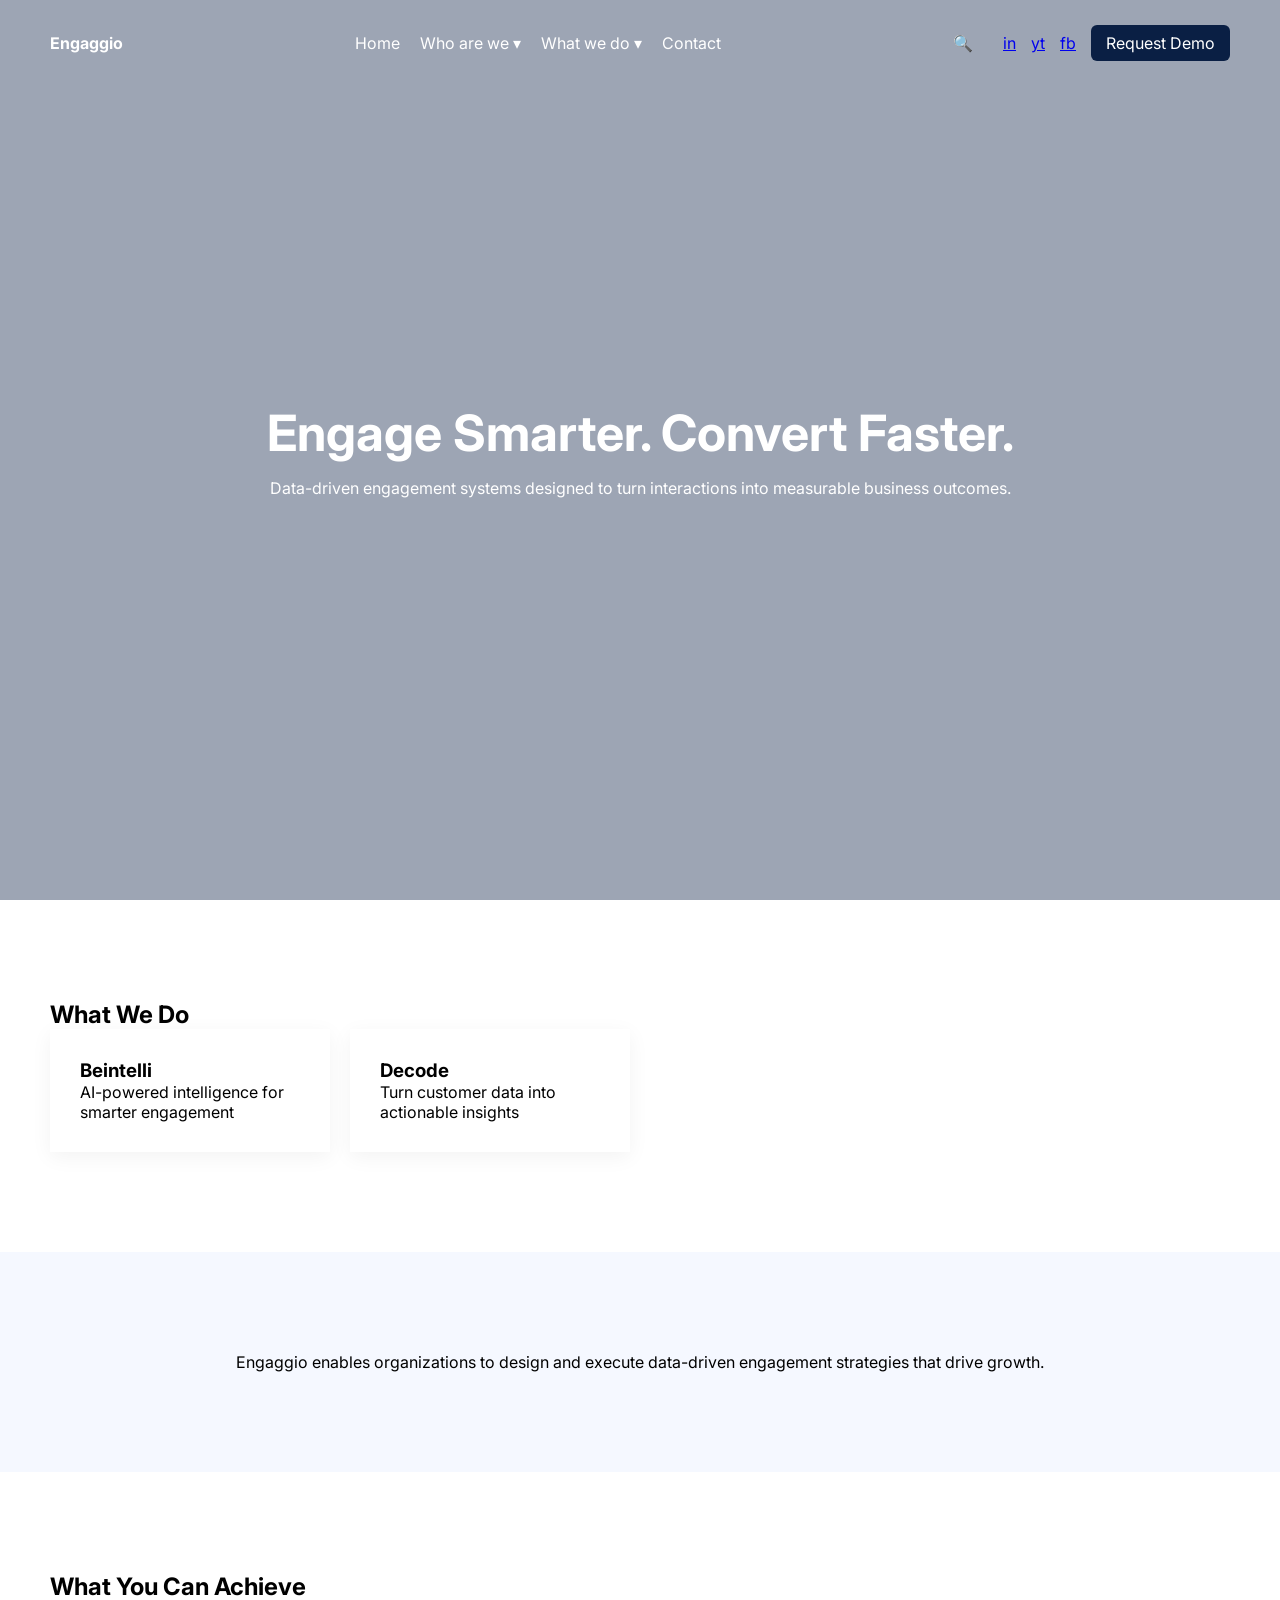
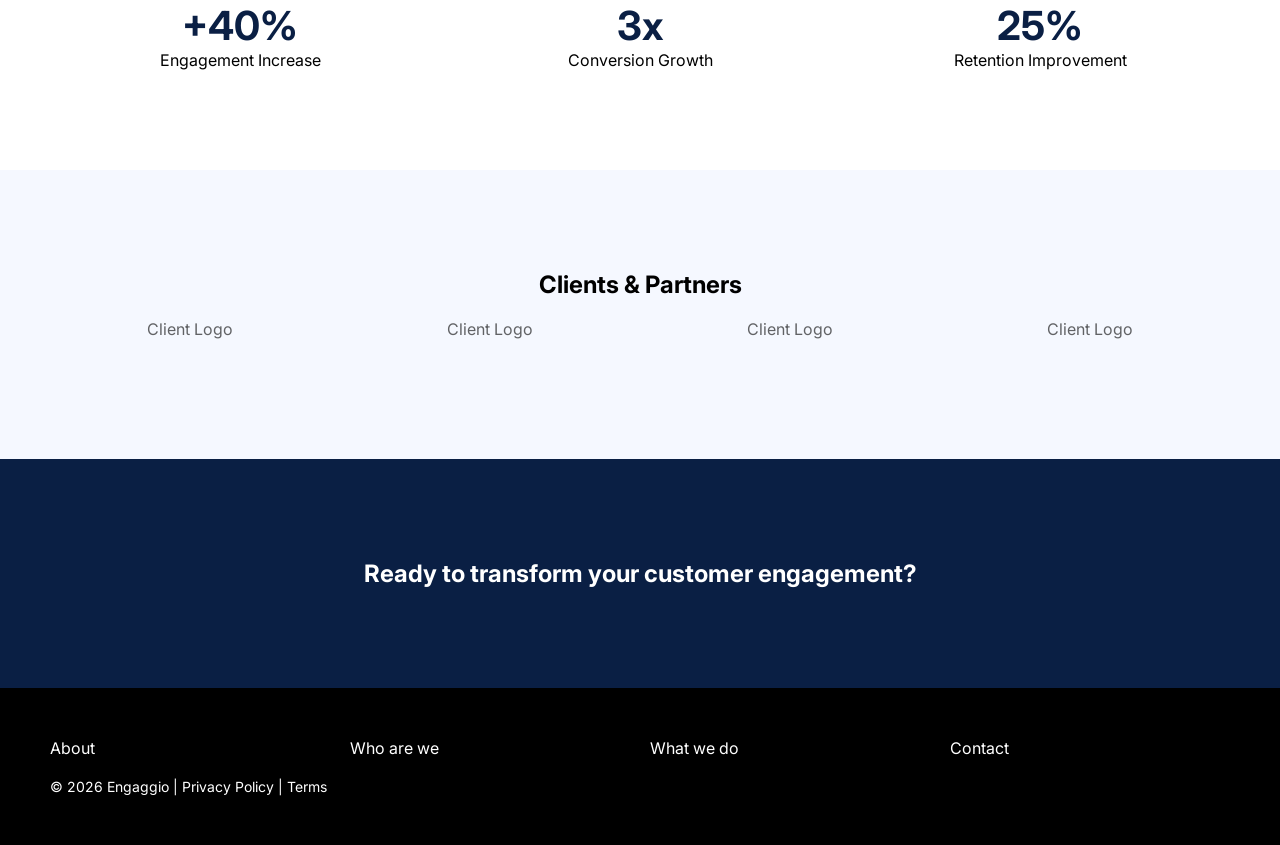
<file: index copy.html>
<!DOCTYPE html>
<html lang="en">
<head>
<meta charset="UTF-8">
<meta name="viewport" content="width=device-width, initial-scale=1.0">
<title>Engaggio</title>

<link href="https://fonts.googleapis.com/css2?family=Inter:wght@300;400;600;700&display=swap" rel="stylesheet">

<style>
*{margin:0;padding:0;box-sizing:border-box;font-family:'Inter',sans-serif;}
body{background:#fff;color:#000;overflow-x:hidden;}

/* HEADER */
header{
  position:fixed;width:100%;top:0;z-index:999;
  display:flex;justify-content:space-between;align-items:center;
  padding:25px 50px;transition:.3s;
}
header.scrolled{background:#0A1F44;padding:15px 50px;}
.logo{color:#fff;font-weight:700;}

nav{display:flex;gap:20px;}
nav a{color:#fff;text-decoration:none;position:relative;}
nav a:hover{color:#8fb3ff;}
nav a::after{
  content:"";position:absolute;width:0;height:2px;
  background:#8fb3ff;left:0;bottom:-5px;transition:.3s;
}
nav a:hover::after{width:100%;}

/* DROPDOWN */
.dropdown{position:relative;}
.dropdown-menu{
  position:absolute;top:30px;background:#fff;
  padding:15px;display:none;flex-direction:column;
  box-shadow:0 10px 30px rgba(0,0,0,.1);
}
.dropdown:hover .dropdown-menu{display:flex;}
.dropdown-menu a{color:#000;padding:5px 0;}

/* RIGHT */
.right{display:flex;align-items:center;gap:15px;}

/* SEARCH */
.search-box{width:0;opacity:0;overflow:hidden;transition:.3s;}
.search-box.active{width:180px;opacity:1;}

/* BUTTON */
.btn{
  background:#0A1F44;color:#fff;padding:8px 15px;
  border-radius:6px;text-decoration:none;
}

/* HERO */
.hero{height:100vh;position:relative;color:#fff;display:flex;align-items:center;justify-content:center;text-align:center;}
.slide{position:absolute;width:100%;height:100%;background-size:cover;background-position:center;opacity:0;transition:opacity 1s;}
.slide.active{opacity:1;}
.overlay{position:absolute;inset:0;background:rgba(10,31,68,.4);}
.hero-content{position:relative;z-index:2;}
.hero h1{font-size:50px;margin-bottom:15px;}

/* SECTIONS */
section{padding:100px 50px;}

/* CARDS */
.cards{display:grid;grid-template-columns:repeat(4,1fr);gap:20px;}
.card{padding:30px;box-shadow:0 5px 20px rgba(0,0,0,.05);transition:.3s;}
.card:hover{transform:translateY(-5px);box-shadow:0 10px 30px rgba(0,0,0,.1);}

/* ALT BG */
.alt{background:#f5f8ff;text-align:center;}

/* ACHIEVEMENTS */
.metrics{display:grid;grid-template-columns:repeat(3,1fr);text-align:center;gap:20px;}
.metric h2{font-size:40px;color:#0A1F44;}

/* CLIENTS */
.clients{display:flex;justify-content:space-around;flex-wrap:wrap;gap:20px;}
.clients div{
  padding:20px;
  opacity:.6;
  transition:.3s;
}
.clients div:hover{opacity:1;}

/* CTA */
.cta{background:#0A1F44;color:#fff;text-align:center;}

/* FOOTER */
footer{background:#000;color:#fff;padding:50px;}
footer .grid{display:grid;grid-template-columns:repeat(4,1fr);gap:20px;}
.footer-bottom{margin-top:20px;font-size:14px;}

/* MOBILE */
@media(max-width:768px){
  nav{display:none;}
  .cards{grid-template-columns:1fr;}
  .metrics{grid-template-columns:1fr;}
}
</style>
</head>

<body>

<header id="header">
  <div class="logo">Engaggio</div>

  <nav>
    <a href="#">Home</a>

    <div class="dropdown">
      <a href="#">Who are we ▾</a>
      <div class="dropdown-menu">
        <a href="#">Overview</a>
        <a href="#">Team</a>
        <a href="#">Careers</a>
      </div>
    </div>

    <div class="dropdown">
      <a href="#">What we do ▾</a>
      <div class="dropdown-menu">
        <a href="#">Beintelli</a>
        <a href="#">Decode</a>
      </div>
    </div>

    <a href="#">Contact</a>
  </nav>

  <div class="right">
    🔍
    <div class="search-box"><input type="text" placeholder="Search"></div>

    <a href="#">in</a>
    <a href="#">yt</a>
    <a href="#">fb</a>

    <a class="btn" href="#">Request Demo</a>
  </div>
</header>

<!-- HERO -->
<section class="hero">
  <div class="slide active" style="background-image:url('https://images.unsplash.com/photo-1551288049-bebda4e38f71')"></div>
  <div class="slide" style="background-image:url('https://images.unsplash.com/photo-1556155092-490a1ba16284')"></div>
  <div class="slide" style="background-image:url('https://images.unsplash.com/photo-1551434678-e076c223a692')"></div>
  <div class="overlay"></div>

  <div class="hero-content">
    <h1>Engage Smarter. Convert Faster.</h1>
    <p>Data-driven engagement systems designed to turn interactions into measurable business outcomes.</p>
  </div>
</section>

<!-- PRODUCTS -->
<section>
  <h2>What We Do</h2>
  <div class="cards">
    <div class="card">
      <h3>Beintelli</h3>
      <p>AI-powered intelligence for smarter engagement</p>
    </div>
    <div class="card">
      <h3>Decode</h3>
      <p>Turn customer data into actionable insights</p>
    </div>
  </div>
</section>

<!-- ABOUT -->
<section class="alt">
  <p>
    Engaggio enables organizations to design and execute data-driven engagement strategies that drive growth.
  </p>
</section>

<!-- WHAT YOU CAN ACHIEVE -->
<section>
  <h2>What You Can Achieve</h2>
  <div class="metrics">
    <div class="metric">
      <h2>+40%</h2>
      <p>Engagement Increase</p>
    </div>
    <div class="metric">
      <h2>3x</h2>
      <p>Conversion Growth</p>
    </div>
    <div class="metric">
      <h2>25%</h2>
      <p>Retention Improvement</p>
    </div>
  </div>
</section>

<!-- CLIENTS -->
<section class="alt">
  <h2>Clients & Partners</h2>
  <div class="clients">
    <div>Client Logo</div>
    <div>Client Logo</div>
    <div>Client Logo</div>
    <div>Client Logo</div>
  </div>
</section>

<!-- CTA -->
<section class="cta">
  <h2>Ready to transform your customer engagement?</h2>
</section>

<footer>
  <div class="grid">
    <div>About</div>
    <div>Who are we</div>
    <div>What we do</div>
    <div>Contact</div>
  </div>
  <div class="footer-bottom">
    © 2026 Engaggio | Privacy Policy | Terms
  </div>
</footer>

<script>
// header scroll
window.addEventListener("scroll",()=>{
  document.getElementById("header").classList.toggle("scrolled",window.scrollY>50);
});

// slider
let slides=document.querySelectorAll(".slide");
let i=0;
setInterval(()=>{
  slides[i].classList.remove("active");
  i=(i+1)%slides.length;
  slides[i].classList.add("active");
},5000);
</script>

</body>
</html>
</file>
